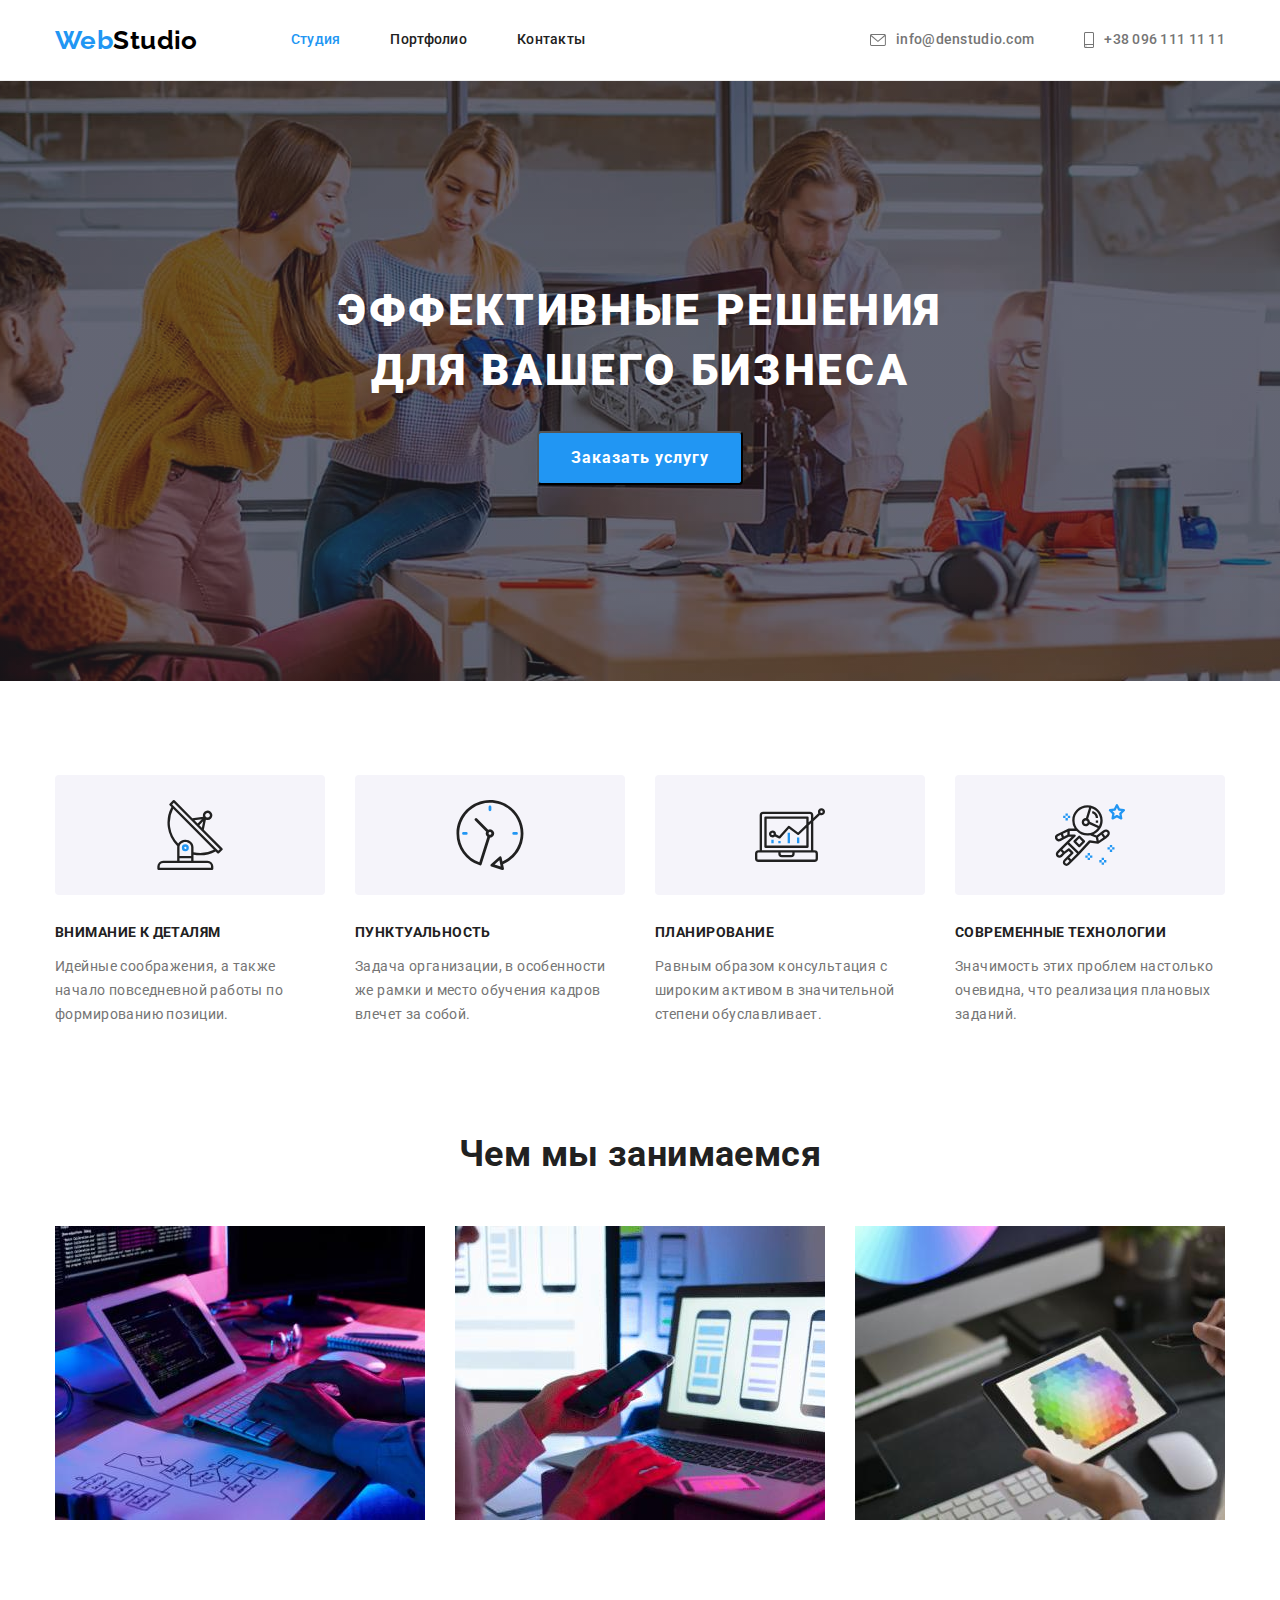
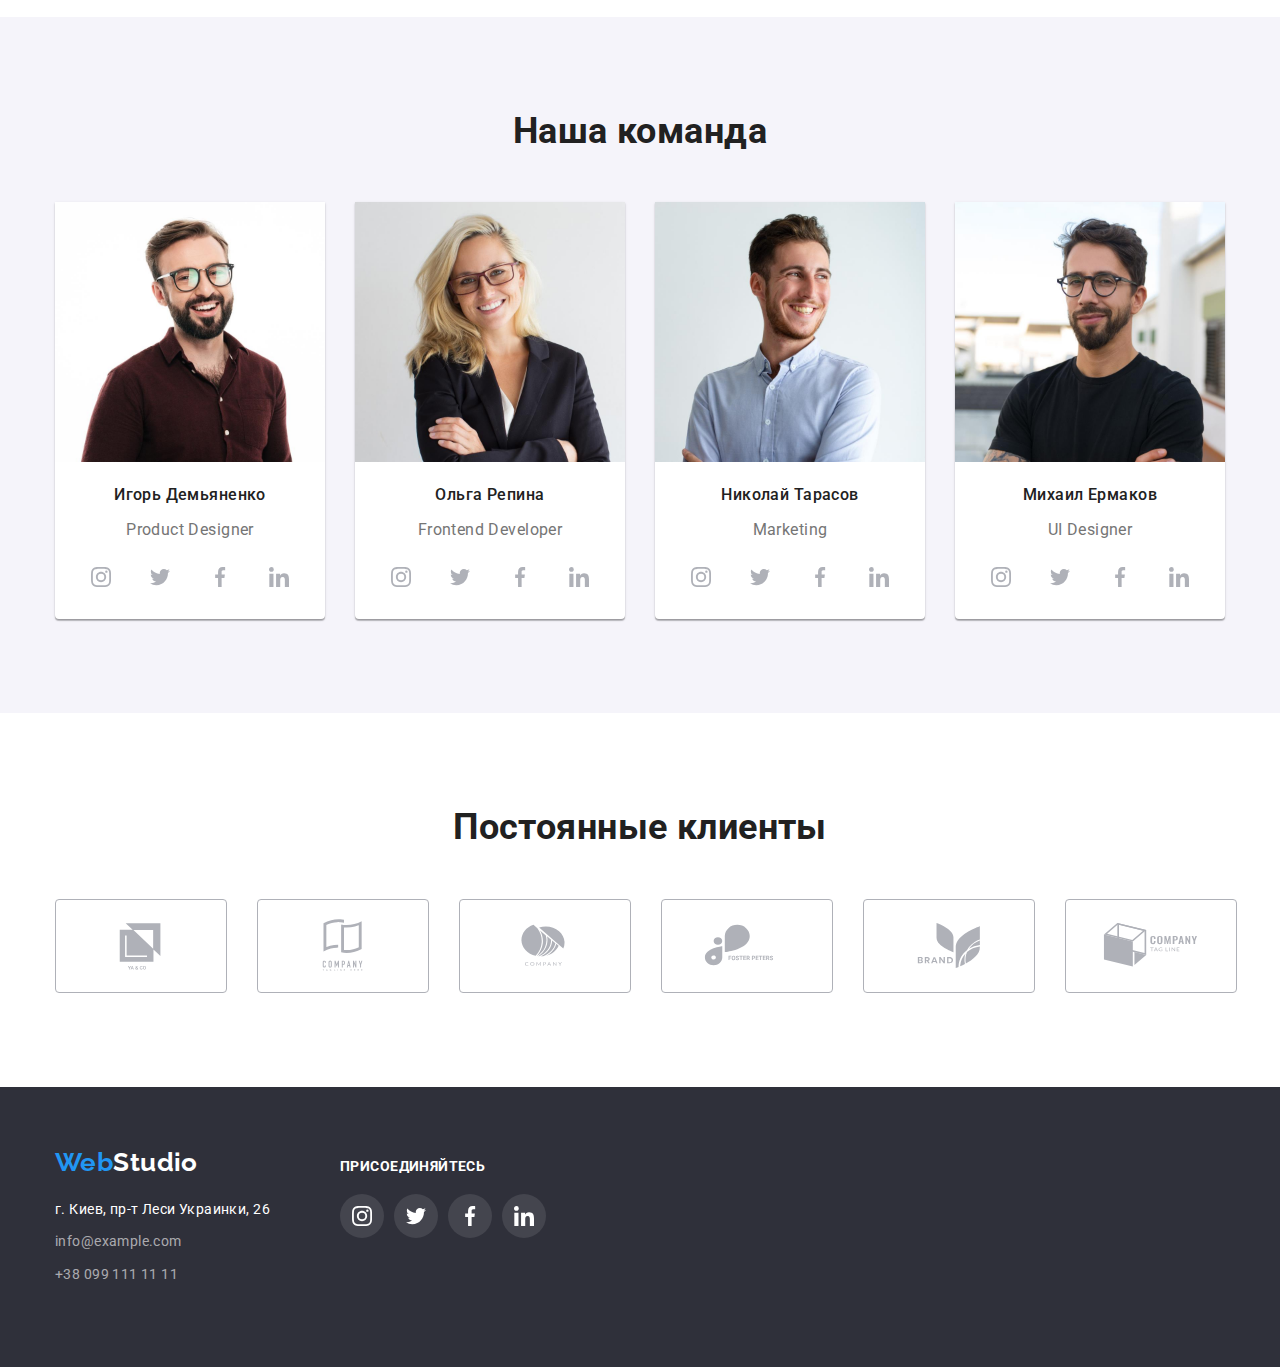
<file: index.html>
<!DOCTYPE html>
<html lang="ru">

<head>
    <meta charset="UTF-8">
    <meta http-equiv="X-UA-Compatible" content="IE=edge">
    <meta name="viewport" content="width=device-width, initial-scale=1.0">
    <title>Document</title>
    <link rel="preconnect" href="https://fonts.googleapis.com">
    <link rel="preconnect" href="https://fonts.gstatic.com" crossorigin>
    <link rel="stylesheet"
        href="https://fonts.googleapis.com/css2?family=Raleway:wght@700&family=Roboto:wght@400;500;700;900&display=swap">
    <link rel="stylesheet"
        href="https://cdnjs.cloudflare.com/ajax/libs/modern-normalize/1.1.0/modern-normalize.min.css">
    <link rel="stylesheet" href="css/styles.css">
</head>

<body>
    <header class="for-header">
    <div class="container page-header">
        <nav class="site-nav">
            <a href="./index.html" class="logo link">
                <span class="blue-logo">Web</span><span class="black-logo">Studio</span></a>
            <ul class="list main-nav">
                <li class="navigation"> <a href="./index.html" class="link link-current nav-element"> Студия </a></li>
                <li class="navigation"> <a href="./portfolio.html" class="link nav-element"> Портфолио
                    </a></li>
                <li class="navigation"> <a href="" class="link nav-element"> Контакты </a></li>
            </ul>
        </nav>
        <ul class="list main-contacts">
            <li class="navigation">
                <a href="mailto:info@devstudio.com" class="link contact"> 
                    <svg class="icon-in-header" width="16" height="12"> 
                        <use href="./images/sprite.svg#icon-envelope"></use> 
                    </svg> 
                    info@denstudio.com 
                </a>
            </li>
            <li class="navigation">
                <a href="tel:+380961111111" class="link contact"> 
                    <svg class="icon-in-header" width="10" height="16">
                        <use href="./images/sprite.svg#icon-smartphone"></use>
                    </svg>
                +38 096 111 11 11 
                </a>
            </li>
        </ul>
    </div>
</header>

    <main>

        <section class="section hero-section">
            <div class="hero">
                <h1 class="hero-title"> Эффективные решения <br> для вашего бизнеса </h1>
                <button type="button" class="button-primary"> Заказать услугу </button>
            </div>
        </section>

        <section class="section">
            <div class="container for-features">
                <h2 class="title-hidden"> Особенности </h2>
                <ul class="list features-set">
                    <li class="description-of-features">
                        <div class="area-feature-icon">
                            <svg class="icon-antenna feature-icon" width="70" height="70">
                                <use href="./images/sprite.svg#icon-antenna"></use>
                            </svg>
                        </div>
                        <h3 class="title-for-features"> Внимание к деталям </h3>
                        <p class="features"> Идейные соображения, а также начало повседневной работы по формированию
                            позиции.</p>
                    </li>
                    <li class="description-of-features">
                        <div class="area-feature-icon">
                            <svg class="icon-clock feature-icon" width="70" height="70">
                                <use href="./images/sprite.svg#icon-clock"></use>
                            </svg>
                        </div>
                        <h3 class="title-for-features"> Пунктуальность </h3>
                        <p class="features"> Задача организации, в особенности же рамки и место обучения кадров влечет
                            за собой. </p>
                    </li>
                    <li class="description-of-features">
                        <div class="area-feature-icon">
                            <svg class="icon-diagram feature-icon" width="70" height="70">
                                <use href="./images/sprite.svg#icon-diagram"></use>
                            </svg>
                        </div>
                        <h3 class="title-for-features"> Планирование </h3>
                        <p class="features"> Равным образом консультация с широким активом в значительной степени
                            обуславливает. </p>
                    </li>
                    <li class="description-of-features">
                        <div class="area-feature-icon">
                            <svg class="icon-astronaut feature-icon" width="70" height="70">
                                <use href="./images/sprite.svg#icon-astronaut"></use>
                            </svg>
                        </div>
                        <h3 class="title-for-features"> Современные технологии </h3>
                        <p class="features"> Значимость этих проблем настолько очевидна, что реализация плановых
                            заданий. </p>
                    </li>
                </ul>
            </div>
        </section>

        <section class="section what-are-we-doing">
            <div class="container">
                <h2 class="title"> Чем мы занимаемся </h2>
                <ul class="list images-set">
                    <li class="image-of-work">
                        <img src="./images/image1.jpg" alt="человек пишет код для сайта" width="370">
                    </li>

                    <li class="image-of-work">
                        <img src="./images/image2.jpg" alt="человек создает мобильное приложение" width="370">
                    </li>

                    <li class="image-of-work">
                        <img src="./images/image3.jpg" alt="человек занимается дизайном проекта" width="370">
                    </li>
                </ul>
            </div>
        </section>

        <section class="section about-team">
            <div class="container">
                <h2 class="title"> Наша команда </h2>
                <ul class="list info-about-team">

                    <li class="member-card">
                        <img src="./images/image4.jpg" alt="улыбающийся мужчина в коричневой рубашке и очках"
                            width="270">
                        <div class="card-content">
                            <p class="name-of-member"> Игорь Демьяненко </p>
                            <p class="occupation"> Product Designer </p>
                            <div class="social-network-set">
                                <a href="" class="button-soc-net">
                                    <svg class="icon-soc-net" width="20" height="20">
                                        <use href="./images/sprite.svg#icon-instagram"></use>
                                    </svg>
                                </a>
                                
                                <a href="" class="button-soc-net"> 
                                    <svg class="icon-soc-net" width="20" height="20">
                                        <use href="./images/sprite.svg#icon-twitter"></use>
                                    </svg>
                                </a>
                                
                                <a href="" class="button-soc-net">
                                    <svg class="icon-soc-net" width="20" height="20">
                                        <use href="./images/sprite.svg#icon-facebook"></use>
                                    </svg>
                                </a>
                                
                                <a href="" class="button-soc-net"> 
                                    <svg class="icon-soc-net" width="20" height="20">
                                        <use href="./images/sprite.svg#icon-linkedin"></use>
                                    </svg>
                                </a>
                            </div>
                        </div>
                    </li>

                    <li class="member-card">
                        <img src="./images/image5.jpg" alt="улыбающаяся женщина в очках с белыми волосами" width="270">
                        <div class="card-content">
                            <p class="name-of-member"> Ольга Репина </p>
                            <p class="occupation"> Frontend Developer </p>
                            <div class="social-network-set">
                                <a href="" class="button-soc-net">
                                    <svg class="icon-soc-net" width="20" height="20">
                                        <use href="./images/sprite.svg#icon-instagram"></use>
                                    </svg>
                                </a>
                                
                                <a href="" class="button-soc-net">
                                    <svg class="icon-soc-net" width="20" height="20">
                                        <use href="./images/sprite.svg#icon-twitter"></use>
                                    </svg>
                                </a>
                                
                                <a href="" class="button-soc-net">
                                    <svg class="icon-soc-net" width="20" height="20">
                                        <use href="./images/sprite.svg#icon-facebook"></use>
                                    </svg>
                                </a>
                                
                                <a href="" class="button-soc-net">
                                    <svg class="icon-soc-net" width="20" height="20">
                                        <use href="./images/sprite.svg#icon-linkedin"></use>
                                    </svg>
                                </a>
                            </div>
                        </div>
                    </li>

                    <li class="member-card">
                        <img src="./images/image6.jpg" alt="улыбающийся мужчина в голубой рубашке" width="270">
                        <div class="card-content">
                            <p class="name-of-member"> Николай Тарасов </p>
                            <p class="occupation"> Marketing </p>
                            <div class="social-network-set">
                                <a href="" class="button-soc-net">
                                    <svg class="icon-soc-net" width="20" height="20">
                                        <use href="./images/sprite.svg#icon-instagram"></use>
                                    </svg>
                                </a>
                            
                                <a href="" class="button-soc-net">
                                    <svg class="icon-soc-net" width="20" height="20">
                                        <use href="./images/sprite.svg#icon-twitter"></use>
                                    </svg>
                                </a>
                            
                                <a href="" class="button-soc-net">
                                    <svg class="icon-soc-net" width="20" height="20">
                                        <use href="./images/sprite.svg#icon-facebook"></use>
                                    </svg>
                                </a>
                            
                                <a href="" class="button-soc-net">
                                    <svg class="icon-soc-net" width="20" height="20">
                                        <use href="./images/sprite.svg#icon-linkedin"></use>
                                    </svg>
                                </a>
                            </div>
                        </div>
                    </li>

                    <li class="member-card">
                        <img src="./images/image7.jpg" alt="улыбающийся мужчина в очках и черной футболке" width="270">
                        <div class="card-content">
                            <p class="name-of-member"> Михаил Ермаков </p>
                            <p class="occupation"> UI Designer </p>
                            <div class="social-network-set">
                                <a href="" class="button-soc-net">
                                    <svg class="icon-soc-net" width="20" height="20">
                                        <use href="./images/sprite.svg#icon-instagram"></use>
                                    </svg>
                                </a>
                                
                                <a href="" class="button-soc-net">
                                    <svg class="icon-soc-net" width="20" height="20">
                                        <use href="./images/sprite.svg#icon-twitter"></use>
                                    </svg>
                                </a>
                                
                                <a href="" class="button-soc-net">
                                    <svg class="icon-soc-net" width="20" height="20">
                                        <use href="./images/sprite.svg#icon-facebook"></use>
                                    </svg>
                                </a>
                                
                                <a href="" class="button-soc-net">
                                    <svg class="icon-soc-net" width="20" height="20">
                                        <use href="./images/sprite.svg#icon-linkedin"></use>
                                    </svg>
                                </a>
                            </div>
                        </div>
                    </li>

                </ul>
            </div>
        </section>
    </main>

    <section class="section">
        <div class="container">
            <h2 class="title"> Постоянные клиенты </h2>
            <div class="clients-set">
            <ul class="clients-list">
                <li class="client">
                    <a href="" class="client-link">
                        <svg class="client-logo" width="106" height="60">
                            <use href="./images/sprite.svg#icon-Logo1"></use>
                        </svg>
                    </a>
                </li>
    
                <li class="client">
                    <a href="" class="client-link">
                        <svg class="client-logo" width="106" height="60">
                            <use href="./images/sprite.svg#icon-Logo2"></use>
                        </svg>
                    </a>
                </li>
    
                <li class="client">
                    <a href="" class="client-link">
                        <svg class="client-logo" width="106" height="60">
                            <use href="./images/sprite.svg#icon-Logo3"></use>
                        </svg>
                    </a>
                </li>

                <li class="client">
                    <a href="" class="client-link">
                        <svg class="client-logo" width="106" height="60">
                            <use href="./images/sprite.svg#icon-Logo4"></use>
                        </svg>
                    </a>
                </li>

                <li class="client">
                    <a href="" class="client-link">
                        <svg class="client-logo" width="106" height="60">
                            <use href="./images/sprite.svg#icon-Logo5"></use>
                        </svg>
                    </a>
                </li>

                <li class="client">
                    <a href="" class="client-link">
                        <svg class="client-logo" width="106" height="60">
                            <use href="./images/sprite.svg#icon-Logo6"></use>
                        </svg>
                    </a>
                </li>
            </ul>
            </div>
        </div>
    </section>

    <footer class="footer-background">

        <div class="for-footer">
            <div class="container footer-contacts">
                
                <div>
                 <a href="./index.html" class="logo link for-footer"><span class="blue-logo">Web</span><span class="white-logo">Studio</span></a>
                    <ul class="list how-to-find-footer">
                        <li class="how-to-find"><address class="address"> г. Киев, пр-т Леси Украинки, 26 </address></li>
                        <li class="how-to-find"> <a href="mailto:info@example.com" class="link contact-footer"> info@example.com</a></li>
                        <li class="how-to-find"> <a href="tel:+380991111111" class="link contact-footer"> +38 099 111 11 11 </a></li>
                    </ul>
                </div>

                <div>
                <h3 class="subscribe"> присоединяйтесь </h3>
            
                <div class="social-network-set">
                    <a href="" class="footer-button-soc-net">
                        <svg class="footer-icon-soc-net" width="20" height="20">
                            <use href="./images/sprite.svg#icon-instagram"></use>
                        </svg>
                    </a>
            
                    <a href="" class="footer-button-soc-net">
                        <svg class="footer-icon-soc-net" width="20" height="20">
                            <use href="./images/sprite.svg#icon-twitter"></use>
                        </svg>
                    </a>
            
                    <a href="" class="footer-button-soc-net">
                        <svg class="footer-icon-soc-net" width="20" height="20">
                            <use href="./images/sprite.svg#icon-facebook"></use>
                        </svg>
                    </a>
            
                    <a href="" class="footer-button-soc-net">
                        <svg class="footer-icon-soc-net" width="20" height="20">
                            <use href="./images/sprite.svg#icon-linkedin"></use>
                        </svg>
                    </a>
                </div>
            </div>
            </div>

        </div>
    </footer>
</body>

</html>
</file>
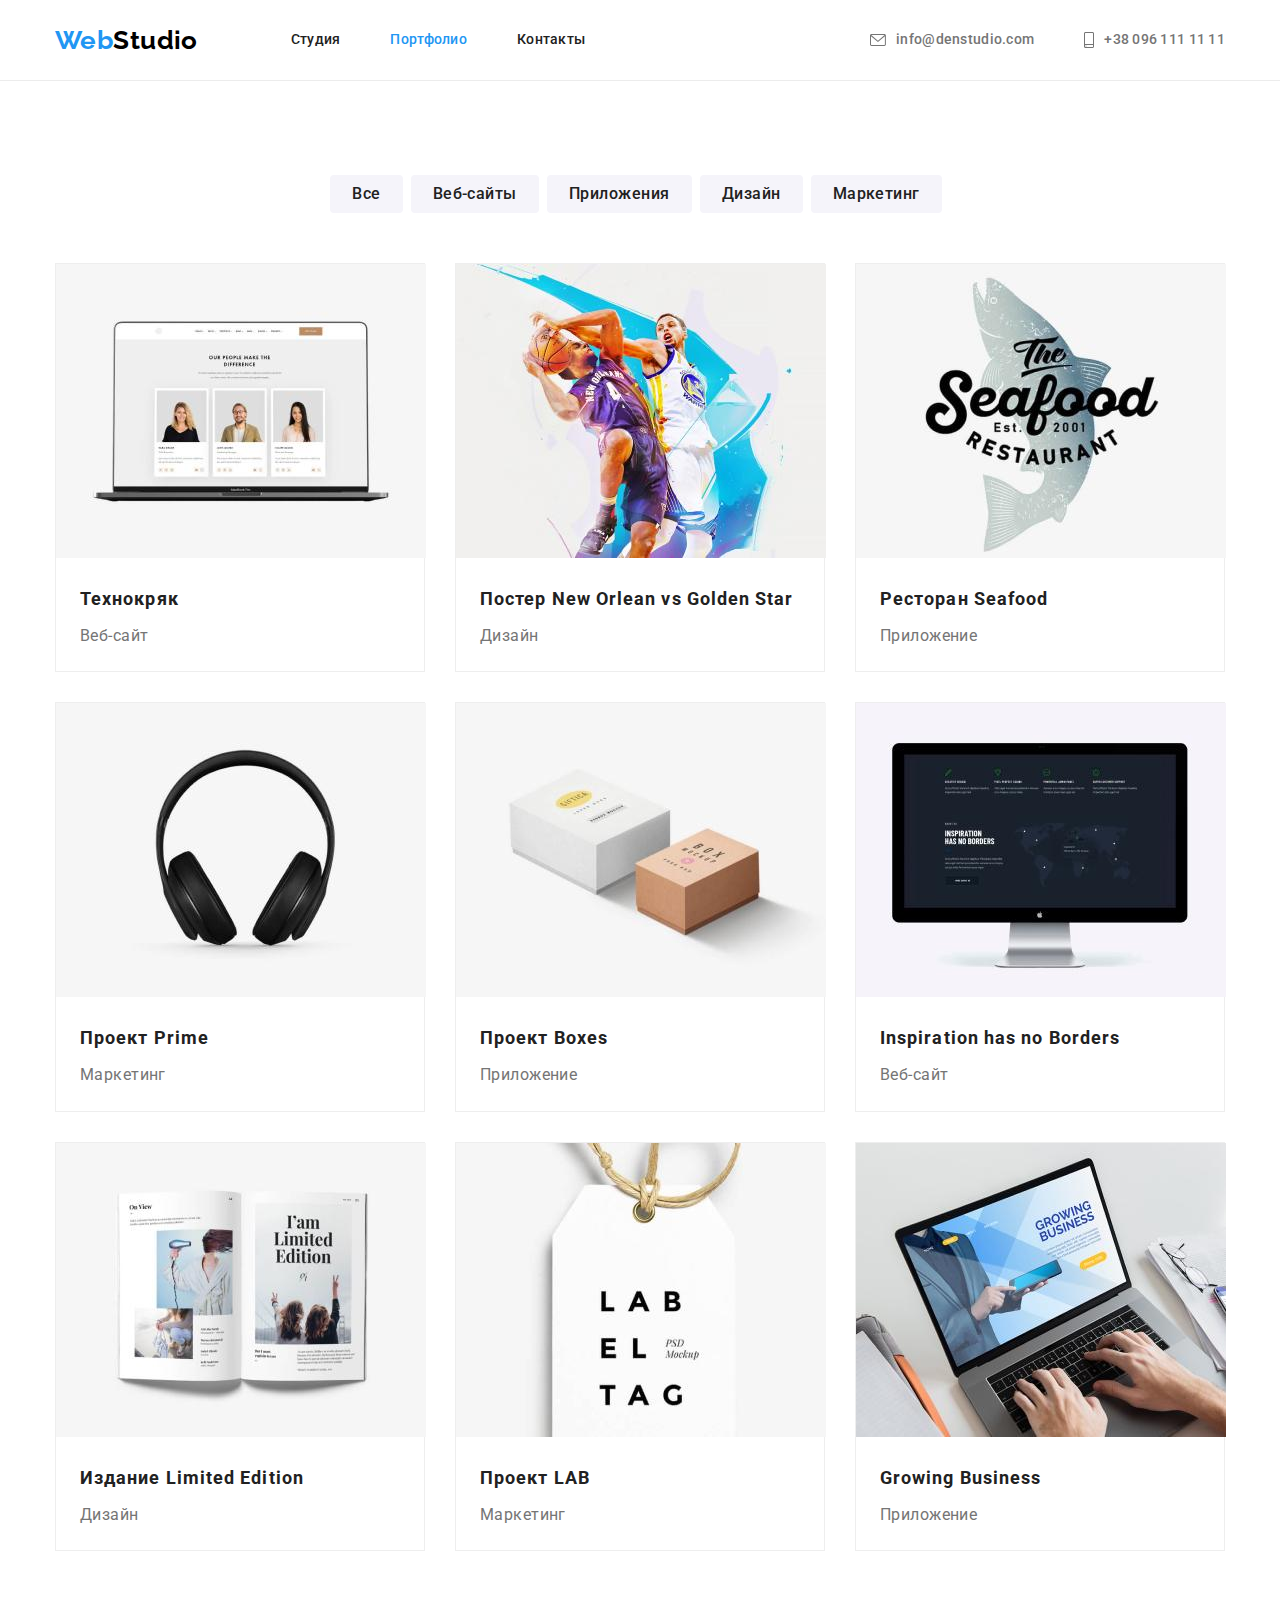
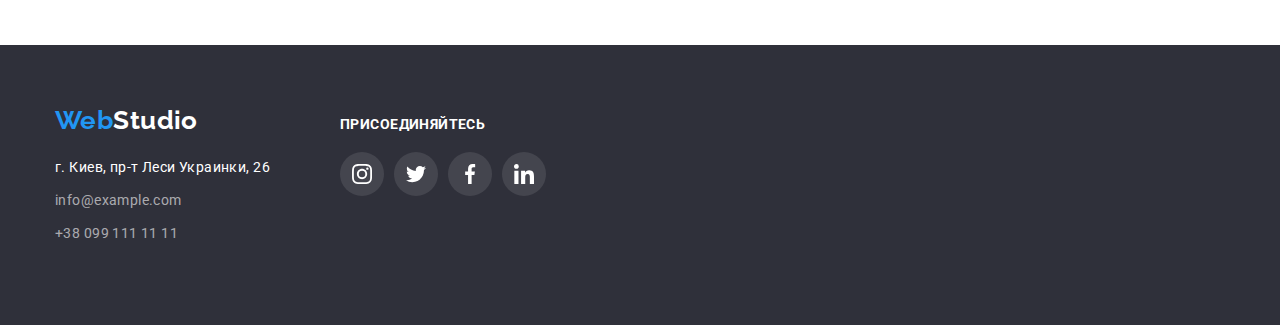
<file: portfolio.html>
<!DOCTYPE html>
<html lang="ru">

<head>
    <meta charset="UTF-8">
    <meta http-equiv="X-UA-Compatible" content="IE=edge">
    <meta name="viewport" content="width=device-width, initial-scale=1.0">
    <title>Document</title>
    <link rel="preconnect" href="https://fonts.googleapis.com">
    <link rel="preconnect" href="https://fonts.gstatic.com" crossorigin>
    <link rel="stylesheet"
        href="https://fonts.googleapis.com/css2?family=Raleway:wght@700&family=Roboto:wght@400;500;700;900&display=swap">
    <link rel="stylesheet"
        href="https://cdnjs.cloudflare.com/ajax/libs/modern-normalize/1.1.0/modern-normalize.min.css">
    <link rel="stylesheet" href="css/styles.css">
</head>

<body>
    <header class="for-header">
        <div class="container page-header">
            <nav class="site-nav">
                <a href="./index.html" class="logo link">
                    <span class="blue-logo">Web</span><span class="black-logo">Studio</span></a>
                <ul class="list main-nav">
                    <li class="navigation"> <a href="./index.html" class="link nav-element"> Студия </a></li>
                    <li class="navigation"> <a href="./portfolio.html" class="link link-current nav-element"> Портфолио
                        </a></li>
                    <li class="navigation"> <a href="" class="link nav-element"> Контакты </a></li>
                </ul>
            </nav>
            <ul class="list main-contacts">
                <li class="navigation">
                    <a href="mailto:info@devstudio.com" class="link contact">
                        <svg class="icon-in-header" width="16" height="12">
                            <use href="./images/sprite.svg#icon-envelope"></use>
                        </svg>
                        info@denstudio.com
                    </a>
                </li>
                <li class="navigation">
                    <a href="tel:+380961111111" class="link contact">
                        <svg class="icon-in-header" width="10" height="16">
                            <use href="./images/sprite.svg#icon-smartphone"></use>
                        </svg>
                        +38 096 111 11 11
                    </a>
                </li>
            </ul>
        </div>
    </header>


    <main>
        <section class="section for-works">

            <h1 class="title-hidden"> Наши работы </h1>
            <div class="container">
                <ul class="list buttons-for-works">
                    <li class="menu-button"><button type="button" class="button-secondary"> Все </button></li>
                    <li class="menu-button"><button type="button" class="button-secondary"> Веб-сайты </button></li>
                    <li class="menu-button"><button type="button" class="button-secondary"> Приложения </button></li>
                    <li class="menu-button"><button type="button" class="button-secondary"> Дизайн </button></li>
                    <li class="menu-button"><button type="button" class="button-secondary"> Маркетинг </button></li>
                </ul>
            </div>

            <div class="container set-of-works">
                <ul class="list card-set">
                    <li class="item-card-set">
                        <a href="" class="link-work"><img src="./images/img111.jpg" alt="открытый ноутбук с сайтом на экране" width="370">
                            <div class="card-content">
                                <h2 class="project"> Технокряк </h2>
                                <p class="type-of-work"> Веб-сайт </p> 
                            </div>
                        </a>
                    </li>
                    <li class="item-card-set">
                        <a href="" class="link-work"><img src="./images/img122.jpg" alt="постер с баскетболистами" width="370">
                            <div class="card-content">
                                <h2 class="project"> Постер New Orlean vs Golden Star </h2>
                                <p class="type-of-work"> Дизайн </p>
                            </div>
                        </a>
                    </li>
                    <li class="item-card-set">
                        <a href="" class="link-work"><img src="./images/img133.jpg" alt="название Seefood поверх нарисованной рыбы" width="370">
                            <div class="card-content">
                                <h2 class="project"> Ресторан Seafood </h2>
                                <p class="type-of-work"> Приложение </p>
                            </div>
                        </a>
                    </li>
                    <li class="item-card-set">
                        <a href="" class="link-work"><img src="./images/img144.jpg" alt="наушники" width="370">
                            <div class="card-content">
                                <h2 class="project"> Проект Prime </h2>
                                <p class="type-of-work"> Маркетинг </p>
                            </div>
                        </a>
                    </li>
                    <li class="item-card-set">
                        <a href="" class="link-work"><img src="./images/img155.jpg" alt="коробки" width="370">
                            <div class="card-content">
                                <h2 class="project"> Проект Boxes </h2>
                                <p class="type-of-work"> Приложение </p>
                            </div>
                        </a>
                    </li>
                    <li class="item-card-set">
                        <a href="" class="link-work"><img src="./images/img166.jpg" alt="включенный монитор с сайтом" width="370">
                            <div class="card-content">
                                <h2 class="project"> Inspiration has no Borders </h2>
                                <p class="type-of-work"> Веб-сайт </p>
                            </div>
                        </a>
                    </li>
                    <li class="item-card-set">
                        <a href="" class="link-work"><img src="./images/img177.jpg" alt="открытый каталог с иллюстрациями" width="370">
                            <div class="card-content">
                                <h2 class="project"> Издание Limited Edition </h2>
                                <p class="type-of-work"> Дизайн </p>
                            </div>
                        </a>
                    </li>
                    <li class="item-card-set">
                        <a href="" class="link-work"><img src="./images/img188.jpg" alt="лейба для одежды" width="370">
                            <div class="card-content">
                                <h2 class="project"> Проект LAB </h2>
                                <p class="type-of-work"> Маркетинг </p>
                            </div>
                        </a>
                    </li>
                    <li class="item-card-set">
                        <a href="" class="link-work"><img src="./images/img199.jpg"
                                alt="человек использует приложение Growing Business на ноутбуке" width="370">
                            <div class="card-content">
                                <h2 class="project"> Growing Business </h2>
                                <p class="type-of-work"> Приложение </p>
                            </div>
                        </a>
                    </li>
                </ul>
            </div>
        </section>
    </main>

    <footer class="footer-background">
    
        <div class="for-footer">
            <div class="container footer-contacts">
    
                <div>
                    <a href="./index.html" class="logo link for-footer"><span class="blue-logo">Web</span><span
                            class="white-logo">Studio</span></a>
                    <ul class="list how-to-find-footer">
                        <li class="how-to-find">
                            <address class="address"> г. Киев, пр-т Леси Украинки, 26 </address>
                        </li>
                        <li class="how-to-find"> <a href="mailto:info@example.com" class="link contact-footer">
                                info@example.com</a></li>
                        <li class="how-to-find"> <a href="tel:+380991111111" class="link contact-footer"> +38 099 111 11 11
                            </a></li>
                    </ul>
                </div>
    
                <div>
                    <h3 class="subscribe"> присоединяйтесь </h3>
    
                    <div class="social-network-set">
                        <a href="" class="footer-button-soc-net">
                            <svg class="footer-icon-soc-net" width="20" height="20">
                                <use href="./images/sprite.svg#icon-instagram"></use>
                            </svg>
                        </a>
    
                        <a href="" class="footer-button-soc-net">
                            <svg class="footer-icon-soc-net" width="20" height="20">
                                <use href="./images/sprite.svg#icon-twitter"></use>
                            </svg>
                        </a>
    
                        <a href="" class="footer-button-soc-net">
                            <svg class="footer-icon-soc-net" width="20" height="20">
                                <use href="./images/sprite.svg#icon-facebook"></use>
                            </svg>
                        </a>
    
                        <a href="" class="footer-button-soc-net">
                            <svg class="footer-icon-soc-net" width="20" height="20">
                                <use href="./images/sprite.svg#icon-linkedin"></use>
                            </svg>
                        </a>
                    </div>
                </div>
            </div>
    
        </div>
    </footer>
</body>

</html>
</file>
<file: css/styles.css>
:root {
  --primary-text-color: #757575;
  --secondary-text-color: #212121;
  --accent-text-color: #2196f3;
  --studio-text-color: #000000;
  --primary-background-color: #ffffff;
  --secondary-background-color: #f5f4fa;
  --hero-backgroud-color: #2f303a;
  --icons-main-color: #afb1b8;
}
body {
  background-color: var(--primary-background-color);
  color: var(--primary-text-color);
  font-family: Roboto, sans-serif;
  letter-spacing: 0.03em;
  font-size: 14px;
}
*,
*::before,
*::after {
  box-sizing: border-box;
}
/* утилиты */
.list {
  list-style: none;
  padding: 0;
  margin: 0;
}
.container {
  margin-left: auto;
  margin-right: auto;
  width: 1200px;
  padding-left: 15px;
  padding-right: 15px;
}
.page-header {
  display: flex;
  align-items: center;
  page-header: center;
}
.for-header {
  border-bottom: 1px solid #ececec;
}
.site-nav {
  display: flex;
  align-items: center;
}
.main-nav {
  display: flex;
  margin-left: 93px;
}
.main-contacts {
  display: flex;
  margin-left: auto;
}

.navigation:not(:last-child) {
  margin-right: 50px;
}
.section {
  padding-top: 94px;
  padding-bottom: 94px;
}
.logo {
  font-family: Raleway;
  font-weight: bold;
  font-size: 26px;
  line-height: 1.19;
}
.logo-for-footer {
  padding-top: 60px;
  padding-bottom: 20px;
}
.for-footer {
  display: block;
  margin-bottom: 20px;
}
.blue-logo {
  color: var(--accent-text-color);
}
.black-logo {
  color: var(--studio-text-color);
}
footer {
  padding-top: 60px;
  padding-bottom: 60px;
}
.nav-element {
  color: var(--secondary-text-color);
  font-weight: 500;
  line-height: 1.14;
  letter-spacing: 0.02em;
  display: block;
  padding-top: 32px;
  padding-bottom: 32px;
}
.link {
  text-decoration: none;
}
.link:hover,
.link:focus {
  color: var(--accent-text-color);
}
.site-nav .link-current {
  color: var(--accent-text-color);
}
/* contact */
.contact {
  color: var(--primary-text-color);
  font-weight: 500;
  line-height: 1.14;
  letter-spacing: 0.02em;
}
.contact:hover,
.contact:focus {
  color: var(--accent-text-color);
}

.icon-in-header {
  margin-right: 10px;

  fill: var(--primary-text-color);
}

.link.contact:hover .icon-in-header {
  fill: var(--accent-text-color);
}

.link.contact:focus .icon-in-header {
  fill: var(--accent-text-color);
}

.link.contact {
  display: flex;

  align-items: center;
}

/* hero */
.hero {
  padding: 200px 0;
  text-align: center;
}
.hero-section {
  padding: 0 0;
}
.hero-title {
  color: var(--primary-background-color);
  margin-top: 0px;
  margin-bottom: 30px;
  font-weight: 900;
  font-size: 44px;
  line-height: 1.36;
  text-align: center;
  letter-spacing: 0.06em;
  text-transform: uppercase;
}

.hero-section {
  padding: 0 0;
  height: 600px;
  max-width: 1600px;
  margin-left: auto;
  margin-right: auto;
  background-image: linear-gradient(
      to right,
      rgba(47, 48, 58, 0.4),
      rgba(47, 48, 58, 0.4)
    ),
    url(../images/img.hero1.jpg);
  background-size: cover;
  background-repeat: no-repeat;
  background-position: center;
}

/* hero button */
.button-primary {
  background-color: var(--accent-text-color);
  color: var(--primary-background-color);
  cursor: pointer;
  font-weight: bold;
  font-size: 16px;
  line-height: 1.9;
  display: flex;
  align-items: center;
  letter-spacing: 0.06em;
  margin: auto;
  border-radius: 4px;
  padding: 10px 32px;
}
.title {
  margin-top: 0;
  font-weight: bold;
  font-size: 36px;
  line-height: 1, 16;
  text-align: center;
}
.title-hidden {
  position: absolute;
  clip: rect(0 0 0 0);
  width: 1px;
  height: 1px;
  margin: -1px;
}
/* features */
.title-for-features {
  color: var(--secondary-text-color);
  font-weight: bold;
  font-size: 14px;
  line-height: 1.14;
  letter-spacing: 0.03em;
  text-transform: uppercase;
  margin-bottom: 10px;
  margin-top: 0;
}
.features-set {
  display: flex;
  justify-content: space-around;
}
.description-of-features {
  width: 270px;
  margin-right: 30px;
  text-align: left;
}
.description-of-features:last-child {
  text-align: left;
  padding-right: 0;
}
.features {
  line-height: 1.7;
}

.area-feature-icon {
  background-color: var(--secondary-background-color);

  width: 270px;
  height: 120px;
  border-radius: 4px;

  margin-bottom: 30px;

  display: flex;
  justify-content: center;
  align-items: center;
}

.feature-icon {
}
.info-about-team {
  display: flex;
}
.member-card {
  margin-right: 30px;
  width: 270px;

  background-color: var(--primary-background-color);

  box-shadow: 0px 1px 3px rgba(0, 0, 0, 0.12), 0px 1px 1px rgba(0, 0, 0, 0.14),
    0px 2px 1px rgba(0, 0, 0, 0.2);
  border-radius: 0px 0px 4px 4px;
}
.card-content {
  padding: 20px 24px;
}
.member-card:last-child {
  margin-right: 0;
}

.social-network-set {
  display: flex;
  justify-content: space-between;

  margin-top: 16px;
  margin-bottom: 0;
}

.icon-soc-net {
  fill: var(--icons-main-color);

  margin: 12px;
}

.button-soc-net:hover,
.button-soc-net:focus .icon-soc-net {
  fill: var(--primary-background-color);
}

.button-soc-net {
  width: 44px;
  height: 44px;

  margin-right: 10px;
}

.button-soc-net:last-child {
  margin-right: 0;
}

.button-soc-net:hover,
.button-soc-net:focus {
  width: 44px;
  height: 44px;

  background-color: #2196f3;

  border-radius: 50%;
}

.button-soc-net:hover .icon-soc-net {
  fill: var(--primary-background-color);
}
/* main titles on page */
.title {
  color: var(--secondary-text-color);
}
.what-are-we-doing {
  padding-top: 0;
}
.title {
  margin-bottom: 50px;
}
.images-set {
  display: flex;
}
.image-of-work {
  padding-right: 30px;
}
.image-of-work:last-child {
  padding-right: 0;
}
/* about team */
.name-of-member {
  margin: 0;
  color: var(--secondary-text-color);
  font-weight: 500;
  font-size: 16px;
  line-height: 1.19;
  text-align: center;
}
.occupation {
  font-size: 16px;
  line-height: 1.19;
  text-align: center;
  margin-bottom: 0;
}
.about-team {
  background-color: var(--secondary-background-color);
}

.clients-list {
  display: flex;
  list-style: none;

  padding: 0;
  margin: 0;
}

.client-logo {
  max-width: 16px 32px;

  margin: 16px 32px;

  fill: var(--icons-main-color);
}

.client-link {
  width: 170px;
  height: 92px;

  display: block;
}

.client-link:hover .client-logo {
  fill: var(--accent-text-color);
}

.client-link:focus .client-logo {
  fill: var(--accent-text-color);
}

.client {
  border: 1px solid var(--icons-main-color);
  border-radius: 4px;

  margin-right: 30px;
}

.client:last-child {
  margin-right: 0;
}

.client:hover,
.client:focus {
  border: 1px solid var(--accent-text-color);
}

/* for footer */
.footer-background {
  background-color: var(--hero-backgroud-color);
  text-align: left;
}
.footer-contacts {
  text-align: left;

  display: flex;
  align-items: baseline;
}

.how-to-find-footer {
  margin-right: 70px;
}

.footer-button-soc-net {
  width: 44px;
  height: 44px;

  background-color: rgba(255, 255, 255, 0.1);
  border-radius: 50%;

  margin-right: 10px;
}

.footer-button-soc-net:last-child {
  margin-right: 0;
}

.footer-button-soc-net:hover,
.footer-button-soc-net:focus {
  width: 44px;
  height: 44px;

  background-color: #2196f3;

  border-radius: 50%;
}

.footer-icon-soc-net {
  fill: var(--primary-background-color);

  margin: 12px;
}

.subscribe {
  font-weight: bold;
  font-size: 14px;
  line-height: 1, 14;
  letter-spacing: 0.03em;
  text-transform: uppercase;

  color: var(--primary-background-color);

  margin-top: 0;
  margin-bottom: 20px;
}
/* logo in footer */
.white-logo {
  color: var(--primary-background-color);
}
.address {
  color: var(--primary-background-color);
  line-height: 1.7;
  font-style: normal;
}
.contact-footer {
  color: rgba(255, 255, 255, 0.6);
  line-height: 1.7;
}

.how-to-find {
  margin-bottom: 9px;
}

.how-to-find:last-child {
  margin-bottom: 0;
}

.how-to-find:last-child {
  margin-bottom: 0;
}

.for-footer {
  display: flex;
}
/*  second page */
.for-works {
  padding: 94px 0;
}
.set-of-works {
  margin-top: 50px;
}
.card-set {
  display: flex;
  flex-wrap: wrap;
  margin: 0;
  padding: 0;
}

.item-card-set {
  border: 1px solid #eeeeee;
  flex-basis: calc (100% / 3 -30px);

  margin-right: 30px;
  margin-bottom: 30px;
  width: 370px;
}

.link-work {
  display: block;

  text-decoration: none;
}

.link-work:hover,
.link-work:focus {
  box-shadow: 0px 1px 1px rgba(0, 0, 0, 0.12), 0px 4px 4px rgba(0, 0, 0, 0.06),
    1px 4px 6px rgba(0, 0, 0, 0.16);
}

.item-card-set:nth-last-child(-n + 3) {
  margin-bottom: 0;
}
.item-card-set:nth-child(3n) {
  margin-right: 0;
}

.project {
  color: var(--secondary-text-color);
  margin-top: 0;
  margin-bottom: 4px;
}
.our-works {
  margin-top: 95px;
}
.buttons-for-works {
  display: flex;
  justify-content: center;
}
.button-secondary {
  background-color: var(--secondary-background-color);
  color: var(--secondary-text-color);
  cursor: pointer;
  font-family: Roboto;
  font-style: normal;
  font-weight: 500;
  font-size: 16px;
  line-height: 1.6;
  text-align: center;
  letter-spacing: 0.03em;
  border-radius: 4px;
  border: 0;
  padding: 6px 22px;
}

.menu-button {
  margin-right: 8px;
}
.menu-button:last-child {
  margin-right: 8px;
}
.button-secondary:hover,
.button-secondary:focus {
  color: var(--primary-background-color);
  background-color: var(--accent-text-color);
  cursor: pointer;

  box-shadow: 0px 3px 1px rgba(0, 0, 0, 0.1), 0px 1px 2px rgba(0, 0, 0, 0.08),
    0px 2px 2px rgba(0, 0, 0, 0.12);
}
.project {
  font-weight: bold;
  font-size: 18px;
  line-height: 2;
  letter-spacing: 0.06em;
}
.type-of-work {
  font-size: 16px;
  line-height: 1.9;
  margin: 0;

  color: var(--primary-text-color);
}
/* no dots on web page */
</file>
